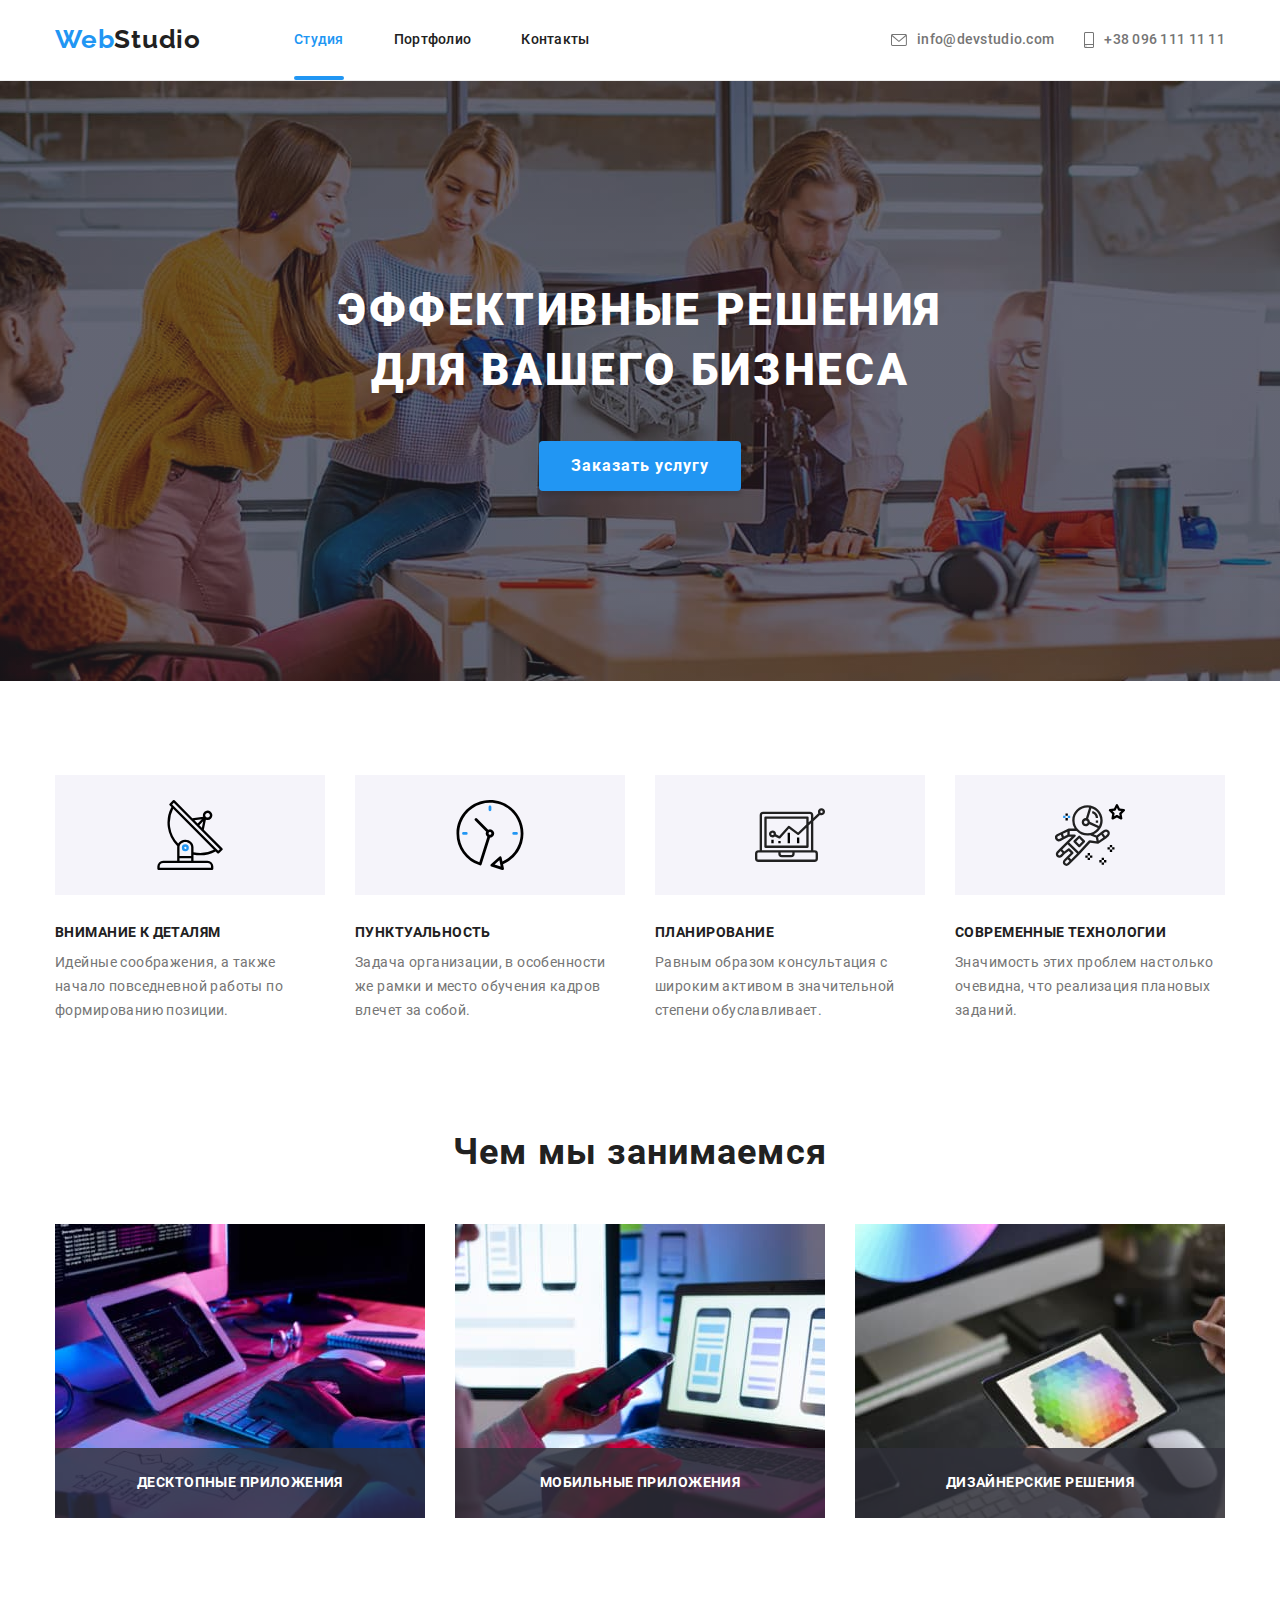
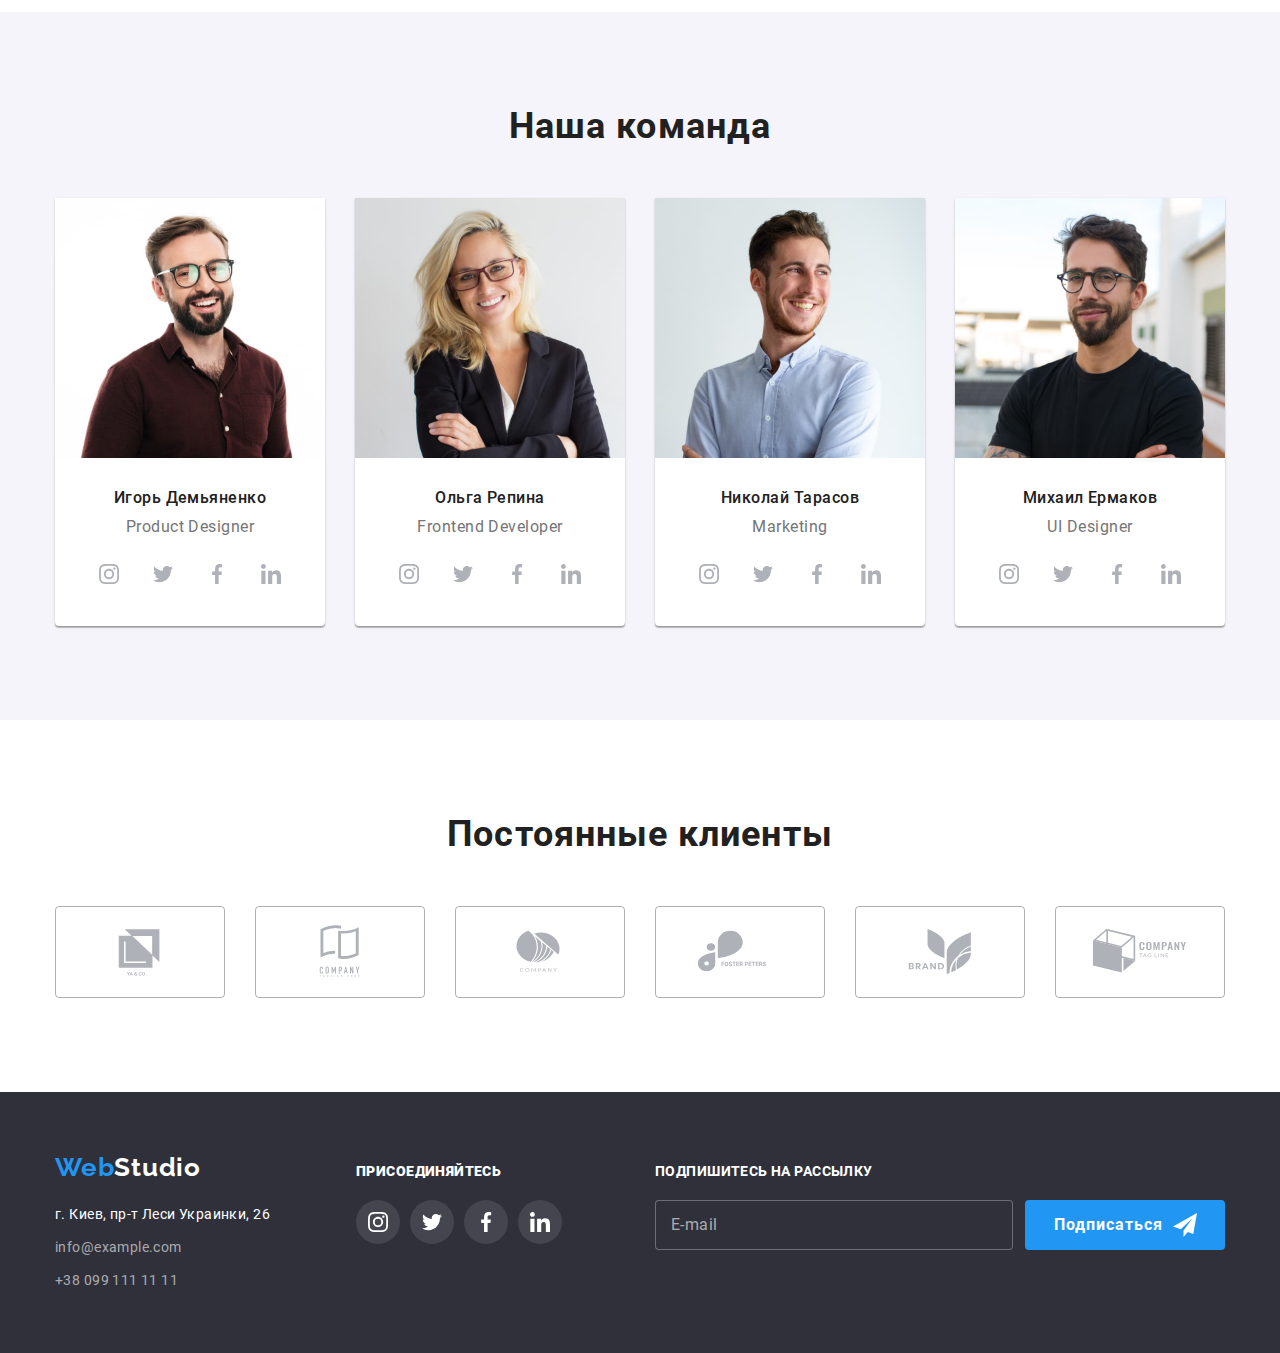
<file: index.html>
<!DOCTYPE html>
<html lang="ru">
  <head>
    <meta charset="UTF-8" />
    <meta http-equiv="X-UA-Compatible" content="IE=edge" />
    <meta name="viewport" content="width=device-width, initial-scale=1.0" />
    <title>Web Studio (Version 2.1)</title>
       <link rel="stylesheet" href="./css/main.min.css" />
  </head>

  <body>
    <!--Шапка сайта-->
    <header class="header">
      <!--Навигация сайта-->
      <div class="container header__container">
        <nav class="site-nav">
          <a href="./index.html" class="logo site-nav__logo"
            >Web<span class="logo__text logo__text--black">Studio</span></a
          >
          <ul class="menu">
            <li class="menu__item">
              <a href="./index.html" class="menu__link menu__link--current"
                >Студия</a
              >
            </li>
            <li class="menu__item">
              <a href="./portfolio.html" class="menu__link">Портфолио</a>
            </li>
            <li class="menu__item">
              <a href="" class="menu__link">Контакты</a>
            </li>
          </ul>
        </nav>

        <!--Header contact-->
        <ul class="contacts">
          <li class="contacts__item">
            <a href="mailto:info@devstudio.com" class="contacts__link"
              ><svg class="icon contact__icon" width="16" height="12">
                <use href="./images/icon.svg#icon-envelope"></use></svg
              >info@devstudio.com</a
            >
          </li>
          <li class="contacts__item">
            <a href="tel:+380961111111" class="contacts__link"
              ><svg class="icon contact__icon" width="10" height="16">
                <use href="./images/icon.svg#icon-smartphone"></use></svg
              >+38 096 111 11 11</a
            >
          </li>
        </ul>
      </div>
    </header>

    <main>
      <!--Hero-->
      <section class="hero">
        <h1 class="title hero__title">
          Эффективные решения для вашего бизнеса
        </h1>
        <button type="button" class="button hero__button" data-modal-open>
          Заказать услугу
        </button>
      </section>
      <!--Feachers-->
      <section class="feachers section">
        <div class="container">
          <ul class="feachers__list">
            <li class="feachers__item">
              <div class="feachers__svg">
                <svg width="70" height="70">
                  <use href="./images/icon.svg#icon-antenna"></use>
                </svg>
              </div>
              <h3 class="feachers__title">Внимание к деталям</h3>
              <p class="feachers__description">
                Идейные соображения, а также начало повседневной работы по
                формированию позиции.
              </p>
            </li>
            <li class="feachers__item">
              <div class="feachers__svg">
                <svg width="70" height="70">
                  <use href="./images/icon.svg#icon-clock"></use>
                </svg>
              </div>
              <h3 class="feachers__title">Пунктуальность</h3>
              <p class="feachers__description">
                Задача организации, в особенности же рамки и место обучения
                кадров влечет за собой.
              </p>
            </li>
            <li class="feachers__item">
              <div class="feachers__svg">
                <svg width="70" height="70">
                  <use href="./images/icon.svg#icon-diagram"></use>
                </svg>
              </div>
              <h3 class="feachers__title">Планирование</h3>
              <p class="feachers__description">
                Равным образом консультация с широким активом в значительной
                степени обуславливает.
              </p>
            </li>
            <li class="feachers__item">
              <div class="feachers__svg">
                <svg width="70" height="70">
                  <use href="./images/icon.svg#icon-astronaut"></use>
                </svg>
              </div>
              <h3 class="feachers__title">Современные технологии</h3>
              <p class="feachers__description">
                Значимость этих проблем настолько очевидна, что реализация
                плановых заданий.
              </p>
            </li>
          </ul>
        </div>
      </section>
      <!--Services-->
      <section class="services section">
        <div class="container">
          <h2 class="services__title">Чем мы занимаемся</h2>
          <ul class="services__list">
            <li class="services__item">
              <img
                class="services__picture"
                src="./images/box1.jpg"
                alt="Разработка сайтов"
                width="370"
                height="294"
              />
              <p class="services__description">Десктопные приложения</p>
            </li>
            <li class="services__item">
              <img
                class="services__picture"
                src="./images/box2.jpg"
                alt="Разработка мобильных приложений"
                width="370"
                height="294"
              />
              <p class="services__description">Мобильные приложения</p>
            </li>
            <li class="services__item">
              <img
                class="services__picture"
                src="./images/box3.jpg"
                alt="Веб дизайн"
                width="370"
                height="294"
              />
              <p class="services__description">Дизайнерские решения</p>
            </li>
          </ul>
        </div>
      </section>
      <!--Our team-->
      <section class="team section">
        <div class="container">
          <h2 class="team__title">Наша команда</h2>
          <ul class="team__list">
            <li class="team__item">
              <img
                class="team__employee-photo"
                src="./images/our_team/igor.jpg"
                alt="Игорь Демьяненко"
                width="270"
                height="260"
              />
              <div class="team__description">
                <h3 class="team__name">Игорь Демьяненко</h3>
                <p lang="en" class="team__speciality">Product Designer</p>
                <ul class="social-network">
                  <li class="social-network__item">
                    <a
                      href="https://www.instagram.com/"
                      class="social-network__icon social-network__icon--team"
                      aria-label="Инстаграм"
                    >
                      <svg width="20" height="20">
                        <use href="./images/icon.svg#icon-instagram"></use>
                      </svg>
                    </a>
                  </li>
                  <li class="social-network__item">
                    <a
                      href="https://twitter.com/"
                      class="social-network__icon social-network__icon--team"
                      aria-label="Твиттер"
                      ><svg width="20" height="20">
                        <use href="./images/icon.svg#icon-twitter"></use></svg
                    ></a>
                  </li>
                  <li class="social-network__item">
                    <a
                      href="https://www.facebook.com/"
                      class="social-network__icon social-network__icon--team"
                      aria-label="Фейсбук"
                      ><svg width="20" height="20">
                        <use href="./images/icon.svg#icon-facebook"></use></svg
                    ></a>
                  </li>
                  <li class="social-network__item">
                    <a
                      href="https://www.linkedin.com/"
                      class="social-network__icon social-network__icon--team"
                      aria-label="Линкедин"
                      ><svg width="20" height="20">
                        <use href="./images/icon.svg#icon-linkedin"></use></svg
                    ></a>
                  </li>
                </ul>
              </div>
            </li>
            <li class="team__item">
              <img
                class="team__employee-photo"
                src="./images/our_team/olga.jpg"
                alt="Ольга Репина"
                width="270"
                height="260"
              />
              <div class="team__description">
                <h3 class="team__name">Ольга Репина</h3>
                <p lang="en" class="team__speciality">Frontend Developer</p>
                <ul class="social-network">
                  <li class="social-network__item">
                    <a
                      href="https://www.instagram.com/"
                      class="social-network__icon social-network__icon--team"
                      aria-label="Инстаграм"
                      ><svg width="20" height="20">
                        <use href="./images/icon.svg#icon-instagram"></use></svg
                    ></a>
                  </li>
                  <li class="social-network__item">
                    <a
                      href="https://twitter.com/"
                      class="social-network__icon social-network__icon--team"
                      aria-label="Твиттер"
                      ><svg width="20" height="20">
                        <use href="./images/icon.svg#icon-twitter"></use></svg
                    ></a>
                  </li>
                  <li class="social-network__item">
                    <a
                      href="https://www.facebook.com/"
                      class="social-network__icon social-network__icon--team"
                      aria-label="Фейсбук"
                      ><svg width="20" height="20">
                        <use href="./images/icon.svg#icon-facebook"></use></svg
                    ></a>
                  </li>
                  <li class="social-network__item">
                    <a
                      href="https://www.linkedin.com/"
                      class="social-network__icon social-network__icon--team"
                      aria-label="Линкедин"
                      ><svg width="20" height="20">
                        <use href="./images/icon.svg#icon-linkedin"></use></svg
                    ></a>
                  </li>
                </ul>
              </div>
            </li>

            <li class="team__item">
              <img
                class="team__employee-photo"
                src="./images/our_team/nikolai.jpg"
                alt="Николай Тарасов"
                width="270"
                height="260"
              />
              <div class="team__description">
                <h3 class="team__name">Николай Тарасов</h3>
                <p lang="en" class="team__speciality">Marketing</p>
                <ul class="social-network">
                  <li class="social-network__item">
                    <a
                      href="https://www.instagram.com/"
                      class="social-network__icon social-network__icon--team"
                      aria-label="Инстаграм"
                      ><svg width="20" height="20">
                        <use href="./images/icon.svg#icon-instagram"></use></svg
                    ></a>
                  </li>
                  <li class="social-network__item">
                    <a
                      href="https://twitter.com/"
                      class="social-network__icon social-network__icon--team"
                      aria-label="Твиттер"
                      ><svg width="20" height="20">
                        <use href="./images/icon.svg#icon-twitter"></use></svg
                    ></a>
                  </li>
                  <li class="social-network__item">
                    <a
                      href="https://www.facebook.com/"
                      class="social-network__icon social-network__icon--team"
                      aria-label="Фейсбук"
                      ><svg width="20" height="20">
                        <use href="./images/icon.svg#icon-facebook"></use></svg
                    ></a>
                  </li>
                  <li class="social-network__item">
                    <a
                      href="https://www.linkedin.com/"
                      class="social-network__icon social-network__icon--team"
                      aria-label="Линкедин"
                      ><svg width="20" height="20">
                        <use href="./images/icon.svg#icon-linkedin"></use></svg
                    ></a>
                  </li>
                </ul>
              </div>
            </li>

            <li class="team__item">
              <img
                class="team__employee-photo"
                src="./images/our_team/mihail.jpg"
                alt="Михаил Ермаков"
                width="270"
                height="260"
              />
              <div class="team__description">
                <h3 class="team__name">Михаил Ермаков</h3>
                <p lang="en" class="team__speciality">UI Designer</p>

                <ul class="social-network">
                  <li class="social-network__item">
                    <a
                      href="https://www.instagram.com/"
                      class="social-network__icon social-network__icon--team"
                      aria-label="Инстаграм"
                      ><svg width="20" height="20">
                        <use href="./images/icon.svg#icon-instagram"></use></svg
                    ></a>
                  </li>
                  <li class="social-network__item">
                    <a
                      href="https://twitter.com/"
                      class="social-network__icon social-network__icon--team"
                      aria-label="Твиттер"
                      ><svg width="20" height="20">
                        <use href="./images/icon.svg#icon-twitter"></use></svg
                    ></a>
                  </li>
                  <li class="social-network__item">
                    <a
                      href="https://www.facebook.com/"
                      class="social-network__icon social-network__icon--team"
                      aria-label="Фейсбук"
                      ><svg width="20" height="20">
                        <use href="./images/icon.svg#icon-facebook"></use></svg
                    ></a>
                  </li>
                  <li class="social-network__item">
                    <a
                      href="https://www.linkedin.com/"
                      class="social-network__icon social-network__icon--team"
                      aria-label="Линкедин"
                      ><svg width="20" height="20">
                        <use href="./images/icon.svg#icon-linkedin"></use></svg
                    ></a>
                  </li>
                </ul>
              </div>
            </li>
          </ul>
        </div>
      </section>
      <!--Постоянные клиенты-->
      <section class="clients section">
        <div class="container">
          <h2 class="clients__title">Постоянные клиенты</h2>
          <ul class="clients__list">
            <li class="clients__desk">
              <a href="#" class="clients__icon"
                ><svg width="106" height="60">
                  <use href="./images/icon.svg#icon-Logo-5"></use></svg
              ></a>
            </li>
            <li class="clients__desk">
              <a href="#" class="clients__icon"
                ><svg width="106" height="60">
                  <use href="./images/icon.svg#icon-Logo-4"></use></svg
              ></a>
            </li>
            <li class="clients__desk">
              <a href="#" class="clients__icon"
                ><svg width="106" height="60">
                  <use href="./images/icon.svg#icon-Logo-3"></use></svg
              ></a>
            </li>
            <li class="clients__desk">
              <a href="#" class="clients__icon"
                ><svg width="106" height="60">
                  <use href="./images/icon.svg#icon-Logo-2"></use></svg
              ></a>
            </li>
            <li class="clients__desk">
              <a href="#" class="clients__icon"
                ><svg width="106" height="60">
                  <use href="./images/icon.svg#icon-Logo-1"></use></svg
              ></a>
            </li>
            <li class="clients__desk">
              <a href="#" class="clients__icon"
                ><svg width="106" height="60">
                  <use href="./images/icon.svg#icon-Logo"></use></svg
              ></a>
            </li>
          </ul>
        </div>
      </section>
    </main>

    <footer class="footer">
      <div class="container footer__container">
        <div class="find-us">
          <a href="./index.html" class="logo"
            >Web<span class="logo-text logo__text--white">Studio</span></a
          >

          <address class="address footer__address">
            <p class="address__street">г. Киев, пр-т Леси Украинки, 26</p>
            <a
              href="mailto:info@example.com"
              class="address-link footer__address-link"
              >info@example.com</a
            >
            <a
              href="tel:+380991111111"
              class="address-link footer__address-link"
              >+38 099 111 11 11</a
            >
          </address>
        </div>

        <div class="community footer__community">
        <p class="community__title">
          <b>Присоединяйтесь</b>
        </p>
        <ul class="social-network">
          <li class="social-network__item">
            <a
              href="https://www.instagram.com/"
              class="social-network__icon social-network__icon--join"
              aria-label="Инстаграм"
              ><svg width="20" height="20">
                <use href="./images/icon.svg#icon-instagram"></use></svg
            ></a>
          </li>
          <li class="social-network__item">
            <a
              href="https://twitter.com/"
              class="social-network__icon social-network__icon--join"
              aria-label="Твиттер"
              ><svg width="20" height="20">
                <use href="./images/icon.svg#icon-twitter"></use></svg
            ></a>
          </li>
          <li class="social-network__item">
            <a
              href="https://www.facebook.com/"
              class="social-network__icon social-network__icon--join"
              aria-label="Фейсбук"
              ><svg width="20" height="20">
                <use href="./images/icon.svg#icon-facebook"></use></svg
            ></a>
          </li>
          <li class="social-network__item">
            <a
              href="https://www.linkedin.com/"
              class="social-network__icon social-network__icon--join"
              aria-label="Линкедин"
              ><svg width="20" height="20">
                <use href="./images/icon.svg#icon-linkedin"></use></svg
            ></a>
          </li>
        </ul>
      </div>

      <div class="subscribe footer__subscribe">
        <form class="subscribe-form" name="join">
          <div class="subscribe-form__container">
            <label for="user-email" class="subscribe-form__label">
              Подпишитесь на рассылку
            </label>
            <input
              class="subscribe-form__input"
              type="email"
              name="email"
              id="user-email"
              placeholder="E-mail"
              required
            />
          </div>

          <button
            type="submit"
            class="subscribe__button"
          >
            Подписаться<svg
              class="icon subscribe__icon"
              width="24"
              height="24"
            >
              <use href="./images/icon.svg#icon-send"></use>
            </svg>
          </button>
        </form>
      </div>
    </footer>

    <div class="backdrop is-hidden" data-modal>
      <div class="modal">
        <button data-modal-close class="button-close modal__button-close">
          <svg width="18" height="18" class="svg-close">
            <use href="./images/icon.svg#icon-close"></use>
          </svg>
        </button>

        <form class="form">
          <h2 class="form-title backdrop__form-title">Оставьте свои данные, мы вам перезвоним</h2>
          <div class="form-field">
            <label class="form-field__label"
              >Имя
              <div class="form-field__input-field">
                <input
                  type="text"
                  name="user-name"
                  class="form-field__input"
                  required/>
                <svg class="svg-modal form-field__svg-modal" width="18" height="18">
                  <use href="./images/icon.svg#icon-user"></use>
                </svg>
              </div>
            </label>

            <label class="form-field__label"
              >Телефон
              <div class="form-field__input-field">
                <input type="tel" name="user-tel" class="form-field__input" required />
                <svg class="svg-modal form-field__svg-modal" width="18" height="18">
                  <use href="./images/icon.svg#icon-phone"></use>
                </svg>
              </div>
            </label>

            <label class="form-field__label"
              >Почта
              <div class="form-field__input-field">
                <input
                  type="email"
                  name="user-mail"
                  class="form-field__input"
                  required
                />
                <svg class="svg-modal form-field__svg-modal" width="18" height="18">
                  <use href="./images/icon.svg#icon-email"></use>
                </svg>
              </div>
            </label>

            <label class="form-field__label"
            >Комментарий
                <textarea
                  name="feedback"
                  class="form-field__textarea"
                  placeholder="Введите текст"
                ></textarea>
            </label>

            <label class="checkbox modal__checkbox">
              <input
                type="checkbox"
                name="circs"
                value="agreement"
                class="checkbox__input"
              />
              <svg width="16" height="15" class="custom-checkbox-icon modal__custom-checkbox-icon">
                <use href="./images/icon.svg#icon-check"></use>
              </svg>
              Соглашаюсь с рассылкой и принимаю <a href="#" class="checkbox__link">Условия договора</a>
            </label>

            <button type="submit" class="button modal__button">Отправить</button>
          </div>
        </form>
      </div>
    </div>

    <script src="./js/modal.js"></script>
  </body>
</html>
</file>
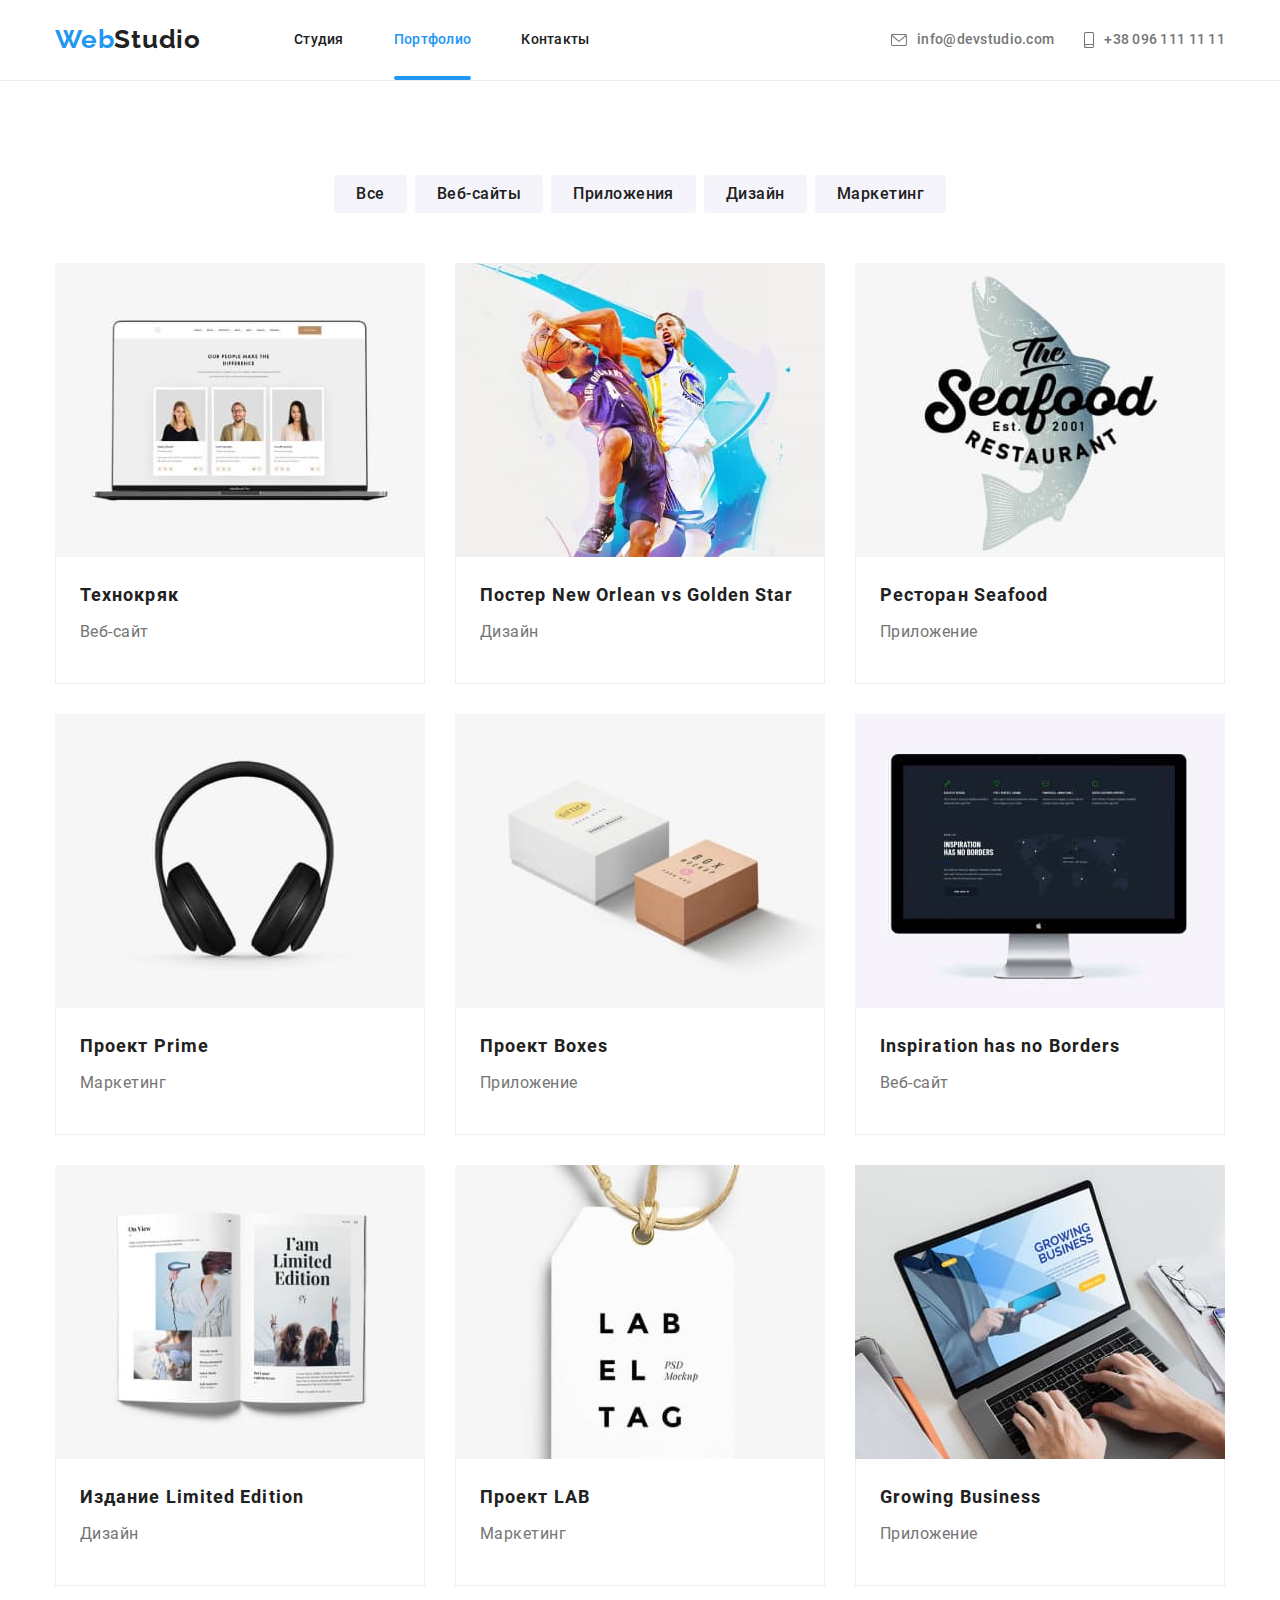
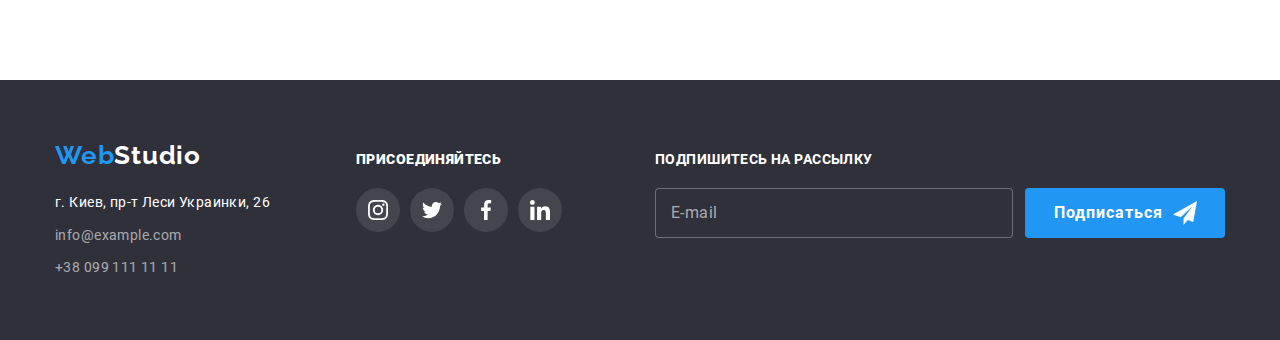
<file: portfolio.html>
<!DOCTYPE html>
<html lang="ru">
  <head>
    <meta charset="UTF-8" />
    <meta http-equiv="X-UA-Compatible" content="IE=edge" />
    <meta name="viewport" content="width=device-width, initial-scale=1.0" />
    <title>Web Studio (Version 2.1)</title>
    <link rel="stylesheet" href="./css/main.min.css" />
  </head>

  <body>
    <!--Шапка сайта-->
    <header class="header">
      <!--Навигация сайта-->
      <div class="container header__container">
        <nav class="site-nav">
          <a href="./index.html" class="logo site-nav__logo"
            >Web<span class="logo__text logo__text--black">Studio</span></a
          >
          <ul class="menu">
            <li class="menu__item">
              <a href="./index.html" class="menu__link menu__link--area-size">Студия</a>
            </li>
            <li class="menu__item">
              <a href="./portfolio.html" class="menu__link menu__link--area-size menu__link--current">Портфолио</a>
            </li>
            <li class="menu__item"><a href="" class="menu__link menu__link--area-size">Контакты</a></li>
          </ul>
        </nav>

        <!--Header contact-->
        <ul class="contacts">
          <li class="contacts__item">
            <a href="mailto:info@devstudio.com" class="contacts__link"
              ><svg class="icon contact__icon" width="16" height="12">
                <use href="./images/icon.svg#icon-envelope"></use></svg
              >info@devstudio.com</a
            >
          </li>
          <li class="contacts__item">
            <a href="tel:+380961111111" class="contacts__link"
              ><svg class="icon contact__icon" width="10" height="16">
                <use href="./images/icon.svg#icon-smartphone"></use></svg
              >+38 096 111 11 11</a
            >
          </li>
        </ul>
      </div>
    </header>

    <main>
      <section class="portfolio section">
        <div class="container">
          <h1 class="title-hidden">Наше портфолио</h1>
          <ul class="buttons-switchers portfolio__buttons-switchers">
            <li class="buttons-switchers__item">
              <button type="button" class="button button portfolio__button">Все</button>
            </li>
            <li class="buttons-switchers__item">
              <button type="button" class="button portfolio__button">
                Веб-сайты
              </button>
            </li>
            <li class="buttons-switchers__item">
              <button type="button" class="button portfolio__button">
                Приложения
              </button>
            </li>
            <li class="buttons-switchers__item">
              <button type="button" class="button portfolio__button">
                Дизайн
              </button>
            </li>
            <li class="buttons-switchers__item">
              <button type="button" class="button portfolio__button">
                Маркетинг
              </button>
            </li>
          </ul>
          <h2 class="title-hidden">Примеры работ</h2>
          <ul class="work-example">
            <li class="work-example__item">
              <div class="work-example__image-text-overlay">
                <img
                  src="./images/portfolio/site_tehnokriak.jpg"
                  alt="веб-сайт Технокряк"
                  width="370"
                  height="294"
                />
                <div class="work-example__overlay">
                  <p class="work-example__overlay-text">
                    Ресурс предлагает комплексные предложения с разным уровнем
                    функционала и сервисов. Все это позволит посетителю получить
                    исчерпывающие сведения о компании или частном лице.
                  </p>
                </div>
              </div>
              <div class="work-description">
                <h3 class="work-description__title">Технокряк</h3>
                <p class="work-description__text">Веб-сайт</p>
              </div>
            </li>
            <li class="work-example__item">
              <div class="work-example__image-text-overlay">
                <img
                  src="./images/portfolio/poster_new_arlean_vs_gold_stars.jpg"
                  alt="постер Новый Орлеан против Золотых Звезд"
                  width="370"
                  height="294"
                />
                <div class="work-example__overlay">
                  <p class="work-example__overlay-text">
                    Ресурс предлагает комплексные предложения с разным уровнем
                    функционала и сервисов. Все это позволит посетителю получить
                    исчерпывающие сведения о компании или частном лице.
                  </p>
                </div>
              </div>
              <div class="work-description">
                <h3 class="work-description__title">
                  Постер <span lang="en">New Orlean vs Golden Star</span>
                </h3>
                <p class="work-description__text">Дизайн</p>
              </div>
            </li>
            <li class="work-example__item">
              <div class="work-example__image-text-overlay">
                <img
                  src="./images/portfolio/app_restaurant_seafood.jpg"
                  alt="приложение ресторана Морепродукты"
                  width="370"
                  height="294"
                />
                <div class="work-example__overlay">
                  <p class="work-example__overlay-text">
                    Ресурс предлагает комплексные предложения с разным уровнем
                    функционала и сервисов. Все это позволит посетителю получить
                    исчерпывающие сведения о компании или частном лице.
                  </p>
                </div>
              </div>
              <div class="work-description">
                <h3 class="work-description__title">
                  Ресторан <span lang="en">Seafood</span>
                </h3>
                <p class="work-description__text">Приложение</p>
              </div>
            </li>
            <li class="work-example__item">
              <div class="work-example__image-text-overlay">
                <img
                  src="./images/portfolio/marketing_project_prime.jpg"
                  alt="проект Прайм маркейтинг"
                  width="370"
                  height="294"
                />
                <div class="work-example__overlay">
                  <p class="work-example__overlay-text">
                    Ресурс предлагает комплексные предложения с разным уровнем
                    функционала и сервисов. Все это позволит посетителю получить
                    исчерпывающие сведения о компании или частном лице.
                  </p>
                </div>
              </div>
              <div class="work-description">
                <h3 class="work-description__title">
                  Проект <span lang="en">Prime</span>
                </h3>
                <p class="work-description__text">Маркетинг</p>
              </div>
            </li>

            <li class="work-example__item">
              <div class="work-example__image-text-overlay">
                <img
                  src="./images/portfolio/app_project_boxes.jpg"
                  alt="приложение проекта Коробки"
                  width="370"
                  height="294"
                />
                <div class="work-example__overlay">
                  <p class="work-example__overlay-text">
                    Ресурс предлагает комплексные предложения с разным уровнем
                    функционала и сервисов. Все это позволит посетителю получить
                    исчерпывающие сведения о компании или частном лице.
                  </p>
                </div>
              </div>
              <div class="work-description">
                <h3 class="work-description__title">
                  Проект <span lang="en">Boxes</span>
                </h3>
                <p class="work-description__text">Приложение</p>
              </div>
            </li>
            <li class="work-example__item">
              <div class="work-example__image-text-overlay">
                <img
                  src="./images/portfolio/site_inspiration.jpg"
                  alt="Веб-сайт Вдохновение не имеет границ"
                  width="370"
                  height="294"
                />
                <div class="work-example__overlay">
                  <p class="work-example__overlay-text">
                    Ресурс предлагает комплексные предложения с разным уровнем
                    функционала и сервисов. Все это позволит посетителю получить
                    исчерпывающие сведения о компании или частном лице.
                  </p>
                </div>
              </div>
              <div class="work-description">
                <h3 lang="en" class="work-description__title">
                  Inspiration has no Borders
                </h3>
                <p class="work-description__text">Веб-сайт</p>
              </div>
            </li>
            <li class="work-example__item">
              <div class="work-example__image-text-overlay">
                <img
                  src="./images/portfolio/design_limeted_edition.jpg"
                  alt="Дизайн издания Лимитед Эдишин"
                  width="370"
                  height="294"
                />
                <div class="work-example__overlay">
                  <p class="work-example__overlay-text">
                    Ресурс предлагает комплексные предложения с разным уровнем
                    функционала и сервисов. Все это позволит посетителю получить
                    исчерпывающие сведения о компании или частном лице.
                  </p>
                </div>
              </div>
              <div class="work-description">
                <h3 class="work-description__title">
                  Издание <span lang="en">Limited Edition</span>
                </h3>
                <p class="work-description__text">Дизайн</p>
              </div>
            </li>
            <li class="work-example__item">
              <div class="work-example__image-text-overlay">
                <img
                  src="./images/portfolio/progect_lab.jpg"
                  alt="Проект ЛАБ"
                  width="370"
                  height="294"
                />
                <div class="work-example__overlay">
                  <p class="work-example__overlay-text">
                    Ресурс предлагает комплексные предложения с разным уровнем
                    функционала и сервисов. Все это позволит посетителю получить
                    исчерпывающие сведения о компании или частном лице.
                  </p>
                </div>
              </div>
              <div class="work-description">
                <h3 class="work-description__title">
                  Проект <span lang="en">LAB</span>
                </h3>
                <p class="work-description__text">Маркетинг</p>
              </div>
            </li>
            <li class="work-example__item">
              <div class="work-example__image-text-overlay">
                <img
                  src="./images/portfolio/app_groving_b.jpg"
                  alt="Приложение растущий бизнес"
                  width="370"
                  height="294"
                />
                <div class="work-example__overlay">
                  <p class="work-example__overlay-text">
                    Ресурс предлагает комплексные предложения с разным уровнем
                    функционала и сервисов. Все это позволит посетителю получить
                    исчерпывающие сведения о компании или частном лице.
                  </p>
                </div>
              </div>
              <div class="work-description">
                <h3 lang="en" class="work-description__title">Growing Business</h3>
                <p class="work-description__text">Приложение</p>
              </div>
            </li>
          </ul>
        </div>
      </section>
    </main>

    <footer class="footer">
      <div class="container footer__container">
        <div class="find-us">
          <a href="./index.html" class="logo"
            >Web<span class="logo-text logo__text--white">Studio</span></a
          >

          <address class="address footer__address">
            <p class="address__street">г. Киев, пр-т Леси Украинки, 26</p>
            <a
              href="mailto:info@example.com"
              class="address-link footer__address-link"
              >info@example.com</a
            >
            <a
              href="tel:+380991111111"
              class="address-link footer__address-link"
              >+38 099 111 11 11</a
            >
          </address>
        </div>

        <div class="community footer__community">
        <p class="community__title">
          <b>Присоединяйтесь</b>
        </p>
        <ul class="social-network">
          <li class="social-network__item">
            <a
              href="https://www.instagram.com/"
              class="social-network__icon social-network__icon--join"
              aria-label="Инстаграм"
              ><svg width="20" height="20">
                <use href="./images/icon.svg#icon-instagram"></use></svg
            ></a>
          </li>
          <li class="social-network__item">
            <a
              href="https://twitter.com/"
              class="social-network__icon social-network__icon--join"
              aria-label="Твиттер"
              ><svg width="20" height="20">
                <use href="./images/icon.svg#icon-twitter"></use></svg
            ></a>
          </li>
          <li class="social-network__item">
            <a
              href="https://www.facebook.com/"
              class="social-network__icon social-network__icon--join"
              aria-label="Фейсбук"
              ><svg width="20" height="20">
                <use href="./images/icon.svg#icon-facebook"></use></svg
            ></a>
          </li>
          <li class="social-network__item">
            <a
              href="https://www.linkedin.com/"
              class="social-network__icon social-network__icon--join"
              aria-label="Линкедин"
              ><svg width="20" height="20">
                <use href="./images/icon.svg#icon-linkedin"></use></svg
            ></a>
          </li>
        </ul>
      </div>

      <div class="subscribe footer__subscribe">
        <form class="subscribe-form" name="join">
          <div class="subscribe-form__container">
            <label for="user-email" class="subscribe-form__label">
              Подпишитесь на рассылку
            </label>
            <input
              class="subscribe-form__input"
              type="email"
              name="email"
              id="user-email"
              placeholder="E-mail"
              required
            />
          </div>

          <button
            type="submit"
            class="subscribe__button"
          >
            Подписаться<svg
              class="icon subscribe__icon"
              width="24"
              height="24"
            >
              <use href="./images/icon.svg#icon-send"></use>
            </svg>
          </button>
        </form>
      </div>
    </footer>

  </body>
</html>
</file>
<file: css/main.min.css>
@font-face{font-family:"Roboto";src:local("Roboto"),url("..//fonts/Roboto-Regular.woff2") format("woff2"),url("..//fonts/Roboto-Regular.woff") format("woff"),url("..//fonts/Roboto-Regular.ttf") format("truetype"),url("..//fonts/Roboto-Regular.svg#Roboto-Regular") format("svg");font-weight:400;font-style:normal;font-display:swap}@font-face{font-family:"Roboto";src:local("Roboto"),url("..//fonts/Roboto-Bold.woff2") format("woff2"),url("..//fonts/Roboto-Bold.woff") format("woff"),url("..//fonts/Roboto-Bold.ttf") format("truetype"),url("..//fonts/Roboto-Bold.svg#Roboto-Bold") format("svg");font-weight:700;font-style:normal;font-display:swap}@font-face{font-family:"Raleway";src:local("Raleway"),url("..//fonts/Raleway-Bold.woff2") format("woff2"),url("..//fonts/Raleway-Bold.woff") format("woff"),url("..//fonts/Raleway-Bold.ttf") format("truetype"),url("..//fonts/Raleway-Bold.svg#Raleway-Bold") format("svg");font-weight:700;font-style:normal;font-display:swap}@font-face{font-family:"Roboto";src:local("Roboto"),url("..//fonts/Roboto-Black.woff2") format("woff2"),url("..//fonts/Roboto-Black.woff") format("woff"),url("..//fonts/Roboto-Black.ttf") format("truetype"),url("..//fonts/Roboto-Black.svg#Roboto-Black") format("svg");font-weight:900;font-style:normal;font-display:swap}@font-face{font-family:"Roboto";src:local("Roboto"),url("..//fonts/Roboto-Medium.woff2") format("woff2"),url("..//fonts/Roboto-Medium.woff") format("woff"),url("..//fonts/Roboto-Medium.ttf") format("truetype"),url("..//fonts/Roboto-Medium.svg#Roboto-Medium") format("svg");font-weight:500;font-style:normal;font-display:swap}:root{--primary-background-color: #ffffff;--alternative-background-color: #2f303a;--backgroung-color-hero: #c4c4c4;--acccent-background-color: #f5f4fa;--primary-text-color: #212121;--title-text-color: #757575;--alternative-text-color: rgba(255, 255, 255, 0.6);--icon-footer: rgba(255, 255, 255, 0.1);--accent-color: #2196f3;--icon-background-socials: #afb1b8;--button-hero-shadow: rgba(0, 0, 0, 0.15);--button-portfolio-shadow: drop-shadow(0px 4px 4px rgba(0, 0, 0, 0.25));--button-portfolio-shadow-active: 0px 3px 1px rgba(0, 0, 0, 0.1), 0px 1px 2px rgba(0, 0, 0, 0.08), 0px 2px 2px rgba(0, 0, 0, 0.12);--button-accent-color: #188ce8;--font-family-primary: "Roboto";--border-color-header: #ececec;--border-color-portfoli-cards: #eeeeee;--border-color-footer: rgba(255, 255, 255, 0.3);--shadow-team: 0px 1px 3px rgba(0, 0, 0, 0.12), 0px 1px 1px rgba(0, 0, 0, 0.14), 0px 2px 1px rgba(0, 0, 0, 0.2);--shadow-example: 0px 1px 1px rgba(0, 0, 0, 0.12), 0px 4px 4px rgba(0, 0, 0, 0.06), 1px 4px 6px rgba(0, 0, 0, 0.16);--overlay-cover-img: rgba(47, 48, 58, 0.4);--overlay-work-description: rgba(47, 48, 58, 0.8);--ovelay-box-shadow: rgba(33, 150, 243, 0.9);--modal-background: rgba(0, 0, 0, 0.2);--modal-shadow: 0px 1px 3px rgba(0, 0, 0, 0.12), 0px 1px 1px rgba(0, 0, 0, 0.14), 0px 2px 1px rgba(0, 0, 0, 0.2);--modal-input-border: rgba(33, 33, 33, 0.2);--modal-close: #000000;--modal-close-border: rgba(0, 0, 0, 0.1);--placeholder-text: rgba(117, 117, 117, 0.5)}/*! modern-normalize v1.1.0 | MIT License | https://github.com/sindresorhus/modern-normalize */*,::before,::after{box-sizing:border-box}html{line-height:1.15;-webkit-text-size-adjust:100%;-moz-tab-size:4;-o-tab-size:4;tab-size:4}body{margin:0;font-family:system-ui,-apple-system,"Segoe UI",Roboto,Helvetica,Arial,sans-serif,"Apple Color Emoji","Segoe UI Emoji"}hr{height:0;color:inherit}abbr[title]{-webkit-text-decoration:underline dotted;text-decoration:underline dotted}b,strong{font-weight:bolder}code,kbd,samp,pre{font-family:ui-monospace,SFMono-Regular,Consolas,"Liberation Mono",Menlo,monospace;font-size:1em}small{font-size:80%}sub,sup{font-size:75%;line-height:0;position:relative;vertical-align:baseline}sub{bottom:-0.25em}sup{top:-0.5em}table{text-indent:0;border-color:inherit}button,input,optgroup,select,textarea{font-family:inherit;font-size:100%;line-height:1.15;margin:0}button,select{text-transform:none}button,[type=button],[type=reset],[type=submit]{-webkit-appearance:button}::-moz-focus-inner{border-style:none;padding:0}:-moz-focusring{outline:1px dotted ButtonText}:-moz-ui-invalid{box-shadow:none}legend{padding:0}progress{vertical-align:baseline}::-webkit-inner-spin-button,::-webkit-outer-spin-button{height:auto}[type=search]{-webkit-appearance:textfield;outline-offset:-2px}::-webkit-search-decoration{-webkit-appearance:none}::-webkit-file-upload-button{-webkit-appearance:button;font:inherit}summary{display:list-item}h1,h2,h3,h4,h5,h6,p{margin-top:0;margin-bottom:0}img{display:block;max-width:100%;height:auto}ul{list-style:none;padding-left:0;margin:0}body{margin:0;font-family:var(--font-family-primary),Verdana,Tahoma,arial,sans-serif;font-weight:400;background-color:var(--primary-background-color);color:var(--primary-text-color)}button{padding:0;border:none;font:inherit;color:inherit;background-color:rgba(0,0,0,0);cursor:pointer}.title-hidden{position:absolute;width:1px;height:1px;margin:-1px;border:0;padding:0;clip:rect(0 0 0 0);overflow:hidden}.portfolio__button,.hero__button{display:inline-block;border-color:rgba(0,0,0,0);border-radius:4px;text-align:center}.container{max-width:1200px;padding-left:15px;padding-right:15px;margin:0 auto}.section{padding-top:94px;padding-bottom:94px}.header{border-bottom:var(--border-color-header) 1px solid}.header__container{display:flex;align-items:center}.site-nav{display:flex;align-items:center}.site-nav__logo{margin-right:93px}.hero{height:600px;max-width:1600px;margin:0 auto;padding-top:200px;padding-bottom:200px;background-image:linear-gradient(to right, var(--overlay-cover-img), var(--overlay-cover-img)),url("../images/hero.jpg");background-repeat:no-repeat;background-position:center;background-size:cover;background-color:var(--backgroung-color-hero);text-align:center}.title{max-width:696px;font-weight:900;font-size:44px;line-height:1.36;letter-spacing:.06em;text-transform:uppercase;color:var(--primary-background-color)}.hero__title{margin:0 auto 40px}.feachers__list{display:flex}.feachers__item{width:270px}.feachers__item+.feachers__item{margin-left:30px}.feachers__svg{display:flex;align-items:center;justify-content:center;background-color:var(--acccent-background-color);height:120px}.feachers__title{margin-top:30px;margin-bottom:10px;font-weight:700;font-size:14px;line-height:1.14;letter-spacing:.03em;text-transform:uppercase}.feachers__description{margin:0 0 16px 0;font-size:14px;line-height:1.7;letter-spacing:.03em;color:var(--title-text-color)}.services{padding-top:0}.services__title{margin-top:0;margin-bottom:50px;font-weight:700;font-size:36px;line-height:1.16;text-align:center;letter-spacing:.03em}.services__list{display:flex}.services__item{width:370;position:relative}.services__item+.services__item{margin-left:30px}.services__description{position:absolute;width:100%;height:70px;bottom:0;left:0;padding-top:27px;padding-bottom:27px;background-color:var(--overlay-work-description);margin:0;font-weight:700;font-size:14px;line-height:1.14;text-align:center;letter-spacing:.03em;text-transform:uppercase;color:var(--primary-background-color)}.team{background-color:var(--acccent-background-color)}.team__title{margin-top:0;margin-bottom:50px;font-weight:700;font-size:36px;line-height:1.16;text-align:center;letter-spacing:.03em}.team__list{display:flex}.team__item{background-color:var(--primary-background-color);box-shadow:var(--shadow-team);border-radius:0px 0px 4px 4px}.team__item+.team__item{margin-left:30px}.team__description{text-align:center;padding-top:30px;padding-bottom:30px}.team__name{margin-top:0;margin-bottom:10px;font-weight:500;font-size:16px;line-height:1.2;letter-spacing:.03em}.team__speciality{margin-top:0;margin-bottom:16px;color:var(--title-text-color);font-weight:400;font-size:16px;line-height:1.2;letter-spacing:.03em}.clients__title{margin-top:0;margin-bottom:50px;font-weight:700;font-size:36px;line-height:1.16;text-align:center;letter-spacing:.03em}.clients__list{display:flex}.clients__desk{display:flex;width:170px;height:92px}.clients__desk+.clients__desk{margin-left:30px}.clients__icon{display:flex;align-items:center;justify-content:center;fill:var(--icon-background-socials);width:100%;height:100%;border:1px solid var(--icon-background-socials);border-radius:4px;transition-duration:250ms;transition-property:fill,border;-webkit-animation-timing-function:cubic-bezier(0.4, 0, 0.2, 1);animation-timing-function:cubic-bezier(0.4, 0, 0.2, 1)}.clients__icon:hover,.clients__icon:focus{fill:var(--accent-color);border:1px solid var(--accent-color)}.footer{background-color:var(--alternative-background-color);padding-top:60px;padding-bottom:60px}.footer__container{display:flex}.find-us{min-width:231px}.address{color:var(--primary-background-color);font-style:normal;font-weight:400;font-size:14px;line-height:1.7;letter-spacing:.03em}.footer__address{margin-top:20px}.address-link{display:block;color:var(--alternative-text-color);text-decoration:none;transition-duration:250ms;transition-property:color;-webkit-animation-timing-function:cubic-bezier(0.4, 0, 0.2, 1);animation-timing-function:cubic-bezier(0.4, 0, 0.2, 1)}.address-link:hover,.address-link:focus{color:var(--accent-color)}.footer__address-link{margin-top:9px}.footer__community{margin-left:70px}.community__title{margin-top:12px;margin-bottom:20px;display:inline-block;font-weight:700;font-size:14px;line-height:1.14;letter-spacing:.03em;text-transform:uppercase;color:var(--primary-background-color)}.buttons-switchers{display:flex;justify-content:center}.portfolio__buttons-switchers{margin-bottom:50px}.buttons-switchers__item+.buttons-switchers__item{margin-left:8px}.work-example{display:flex;flex-wrap:wrap;gap:30px;flex-basis:calc((100% - 60px)/3)}.work-example__item{transition-duration:250ms;transition-property:box-shadow;-webkit-animation-timing-function:cubic-bezier(0.4, 0, 0.2, 1);animation-timing-function:cubic-bezier(0.4, 0, 0.2, 1)}.work-example__item:hover{box-shadow:var(--shadow-example);cursor:pointer}.work-example__image-text-overlay{position:relative;overflow:hidden}.work-example__overlay{position:absolute;top:0;left:0;width:100%;height:100%;padding:63px 24px;transform:translatey(101%);background-color:var(--ovelay-box-shadow);transition-duration:250ms;transition-property:transform;-webkit-animation-timing-function:cubic-bezier(0.4, 0, 0.2, 1);animation-timing-function:cubic-bezier(0.4, 0, 0.2, 1)}.work-example__item:hover .work-example__overlay{transform:translateY(0)}.work-example__overlay-text{margin:0;font-weight:400;font-size:18px;line-height:1.56;letter-spacing:.03em;color:var(--primary-background-color)}.work-description{padding-top:20px;padding-bottom:20px;padding-right:24px;padding-left:24px;border-right:1px solid var(--border-color-portfoli-cards);border-bottom:1px solid var(--border-color-portfoli-cards);border-left:1px solid var(--border-color-portfoli-cards)}.work-description__title{margin-top:0;margin-bottom:4px;font-size:18px;line-height:2;letter-spacing:.06em}.work-description__text{margin-top:0;margin-bottom:16px;font-weight:400;font-size:16px;line-height:1.875;letter-spacing:.03em;color:var(--title-text-color)}.menu{display:flex}.menu__item{position:relative}.menu__item+.menu__item{margin-left:50px}.menu__link{display:block;padding-top:32px;padding-bottom:32px;font-weight:500;font-size:14px;line-height:1.1;letter-spacing:.02em;text-decoration:none;color:var(--primary-text-color);transition-property:color;transition-duration:250ms;-webkit-animation-timing-function:cubic-bezier(0.4, 0, 0.2, 1);animation-timing-function:cubic-bezier(0.4, 0, 0.2, 1)}.menu__link:hover,.menu__link:focus{color:var(--accent-color)}.menu__link--current{position:relative;color:var(--accent-color)}.menu__link--current::after{position:absolute;bottom:0;right:0;content:"";background-color:var(--accent-color);width:100%;height:4px;border-radius:2px}.contacts{display:flex;margin-left:auto}.contacts__item+.contacts__item{margin-left:30px}.contacts__link{padding-top:32px;padding-bottom:32px;display:flex;align-items:center;font-weight:500;font-size:14px;line-height:1.14;letter-spacing:.02em;text-decoration:none;color:var(--title-text-color);transition-property:color;transition-duration:250ms;-webkit-animation-timing-function:cubic-bezier(0.4, 0, 0.2, 1);animation-timing-function:cubic-bezier(0.4, 0, 0.2, 1)}.contacts__link:hover,.contacts__link:focus{color:var(--accent-color)}.icon{fill:currentColor}.contact__icon{margin-right:10px}.logo{font-family:"Raleway";font-weight:700;font-size:26px;line-height:1.2;letter-spacing:.03em;text-decoration:none;color:var(--accent-color)}.logo__text--black{color:var(--primary-text-color)}.logo__text--white{color:var(--primary-background-color)}.hero__button{min-width:200px;padding:10px 32px;font-family:var(--font-family-primary);font-weight:700;font-size:16px;line-height:1.875;align-items:center;letter-spacing:.06em;color:var(--primary-background-color);background-color:var(--accent-color);box-shadow:0px 4px 4px var(--button-hero-shadow);transition-duration:250ms;transition-property:background-color;-webkit-animation-timing-function:cubic-bezier(0.4, 0, 0.2, 1);animation-timing-function:cubic-bezier(0.4, 0, 0.2, 1)}.hero__button:hover,.hero__button:focus{background-color:var(--button-accent-color)}.button-close{position:absolute;width:30px;height:30px;border:1px solid #000;border-radius:50%}.portfolio__button{min-width:73px;padding:6px 22px;background-color:var(--acccent-background-color);font-family:var(--font-family-primary);color:var(--primary-text-color);font-weight:500;font-size:16px;line-height:1.6;letter-spacing:.03em;transition-duration:250ms;transition-property:background-color,color,box-shadow;-webkit-animation-timing-function:cubic-bezier(0.4, 0, 0.2, 1);animation-timing-function:cubic-bezier(0.4, 0, 0.2, 1)}.portfolio__button:hover,.portfolio__button:focus{background-color:var(--accent-color);color:var(--primary-background-color);cursor:pointer;box-shadow:var(--button-portfolio-shadow-active)}.modal__button{display:block;margin:0 auto;padding:10px 55px 10px 56px;font-weight:700;font-size:16px;line-height:1.875;letter-spacing:.06em;color:var(--primary-background-color);background-color:var(--accent-color);box-shadow:0px 4px 4px rgba(0,0,0,.15);border-radius:4px;transition-duration:250ms;transition-property:background-color;-webkit-animation-timing-function:cubic-bezier(0.4, 0, 0.2, 1);animation-timing-function:cubic-bezier(0.4, 0, 0.2, 1)}.modal__button:hover,.modal__button:focus{background-color:var(--button-accent-color)}.social-network{display:flex;justify-content:center}.social-network__item{width:44px;height:44px;border-radius:50%}.social-network__item+.social-network__item{margin-left:10px}.social-network__icon{display:flex;align-items:center;justify-content:center;width:44px;height:44px;border-radius:50%;transition-duration:250ms;transition-property:background-color,fill;-webkit-animation-timing-function:cubic-bezier(0.4, 0, 0.2, 1);animation-timing-function:cubic-bezier(0.4, 0, 0.2, 1)}.social-network__icon--team{fill:var(--icon-background-socials)}.social-network__icon--team:hover,.social-network__icon--team:focus{background-color:var(--accent-color);fill:var(--primary-background-color)}.social-network__icon--join{fill:var(--primary-background-color);background-color:var(--icon-footer)}.social-network__icon--join:hover,.social-network__icon--join:focus{background-color:var(--accent-color);fill:var(--primary-background-color)}.footer__subscribe{max-width:570px;margin-left:auto}.subscribe-form{display:flex}.subscribe-form__label{display:inline-block;margin-top:12px;margin-bottom:20px;font-weight:700;font-size:14px;line-height:1.14;letter-spacing:.03em;text-transform:uppercase;color:var(--primary-background-color);cursor:pointer}.subscribe-form__input{width:358px;padding:15px;color:var(--alternative-text-color);border-radius:4px;border:1px solid var(--border-color-footer);background-color:var(--alternative-background-color)}.subscribe-form__input::-moz-placeholder{font-weight:400;font-size:16px;line-height:1.25;letter-spacing:.03em;color:var(--alternative-text-color)}.subscribe-form__input:-ms-input-placeholder{font-weight:400;font-size:16px;line-height:1.25;letter-spacing:.03em;color:var(--alternative-text-color)}.subscribe-form__input::placeholder{font-weight:400;font-size:16px;line-height:1.25;letter-spacing:.03em;color:var(--alternative-text-color)}.subscribe__button{margin-top:48px;margin-left:12px;display:flex;padding:10px 28px 10px 29px;min-width:200px;align-items:center;color:var(--primary-background-color);background-color:var(--accent-color);border-radius:4px;font-weight:700;font-size:16px;line-height:1.875;letter-spacing:.06em;transition-duration:250ms;transition-property:background-color;-webkit-animation-timing-function:cubic-bezier(0.4, 0, 0.2, 1);animation-timing-function:cubic-bezier(0.4, 0, 0.2, 1)}.subscribe__button:hover,.subscribe__button:focus{background-color:var(--button-accent-color)}.subscribe__icon{margin-left:10px}.checkbox{display:flex;align-items:center;justify-content:center;text-align:center;font-weight:400;font-size:14px;line-height:1.7;letter-spacing:.03em;color:var(--title-text-color)}.modal__checkbox{margin-top:20px;margin-bottom:30px}.checkbox__input{-webkit-appearance:none;-moz-appearance:none;appearance:none;position:absolute}.checkbox__link{margin-left:4px;color:var(--accent-color);-webkit-text-decoration-skip-ink:none;text-decoration-skip-ink:none}.custom-checkbox-icon{display:inline-block;border:2px solid var(--primary-text-color);border-radius:2px;cursor:pointer;transition-duration:250ms;transition-property:background-color;-webkit-animation-timing-function:cubic-bezier(0.4, 0, 0.2, 1);animation-timing-function:cubic-bezier(0.4, 0, 0.2, 1)}.checkbox__input:checked+.custom-checkbox-icon{background-color:var(--accent-color);border:none;background-size:contain;background-origin:border-box}.modal__custom-checkbox-icon{margin-right:8px}.backdrop{position:fixed;background-color:var(--modal-background);top:0;left:0;width:100%;height:100%;opacity:1;visibility:visible;transform:scale(1);transition-property:opacity,transform,visibility;transition-duration:400ms;transition-timing-function:earse}.backdrop.is-hidden{opacity:0;pointer-events:none;visibility:hidden;transform:scale(0.5)}.modal{padding:40px;min-width:528px;min-height:581px;opacity:1;visibility:visible;position:absolute;top:50%;left:50%;transform:scale(1) translate(-50%, -50%);background-color:var(--primary-background-color);box-shadow:var(--modal-shadow);border-radius:4px;transition-property:transform,opacity,visibility;transition-duration:400ms;transition-timing-function:earse}.backdrop.is-hidden .modal{opacity:0;visibility:hidden;transform:translate(-50%, -50%) scale(1.5)}.modal__button-close{top:8px;right:8px;border:1px solid var(--modal-close-border);border-radius:50%;transition-duration:250ms;transition-property:fill;-webkit-animation-timing-function:cubic-bezier(0.4, 0, 0.2, 1);animation-timing-function:cubic-bezier(0.4, 0, 0.2, 1);fill:var(--modal-close)}.modal__button-close:hover,.modal__button-close:focus{fill:var(--accent-color)}.svg-close{display:block;margin:auto}.form-title{font-weight:700;font-size:20px;line-height:1.15;text-align:center;letter-spacing:.03em}.backdrop__form-title{margin-top:0;margin-bottom:12px}.form-field__label{display:block;font-weight:400;font-size:12px;line-height:1.17;color:var(--title-text-color);letter-spacing:.01em;cursor:pointer}.form-field__label+.form-field__label{margin-top:10px}.form-field__input-field{position:relative}.form-field__input{width:100%;padding:11px 42px;margin-top:4px;font-weight:400;font-size:14px;line-height:1.14;border:1px solid var(--modal-input-border);border-radius:4px;transition-duration:250ms;transition-property:border;-webkit-animation-timing-function:cubic-bezier(0.4, 0, 0.2, 1);animation-timing-function:cubic-bezier(0.4, 0, 0.2, 1)}.svg-modal{fill:var(--primary-text-color);transition-duration:250ms;transition-property:fill;-webkit-animation-timing-function:cubic-bezier(0.4, 0, 0.2, 1);animation-timing-function:cubic-bezier(0.4, 0, 0.2, 1)}.form-field__svg-modal{left:12px;top:50%;transform:translateY(-50%);position:absolute}.form-field__input:focus{outline:0;outline-offset:0;border:1px solid var(--accent-color);cursor:pointer}.form-field__input:focus~.svg-modal{cursor:pointer;fill:var(--accent-color)}.form-field__textarea{width:100%;padding:12px 16px;margin-top:4px;resize:none;height:120px;font-weight:400;font-size:14px;line-height:1.14;border:1px solid var(--modal-input-border);border-radius:4px;transition-duration:250ms;transition-property:border;-webkit-animation-timing-function:cubic-bezier(0.4, 0, 0.2, 1);animation-timing-function:cubic-bezier(0.4, 0, 0.2, 1)}.form-field__textarea:focus{outline:0;outline-offset:0;border:1px solid var(--accent-color);cursor:pointer}.form-field__textarea::-moz-placeholder{font-weight:400;font-size:14px;line-height:1.14;letter-spacing:.01em;color:var(--placeholder-text)}.form-field__textarea:-ms-input-placeholder{font-weight:400;font-size:14px;line-height:1.14;letter-spacing:.01em;color:var(--placeholder-text)}.form-field__textarea::placeholder{font-weight:400;font-size:14px;line-height:1.14;letter-spacing:.01em;color:var(--placeholder-text)}.form-field__input{margin-top:4px}/*# sourceMappingURL=main.min.css.map */
</file>
